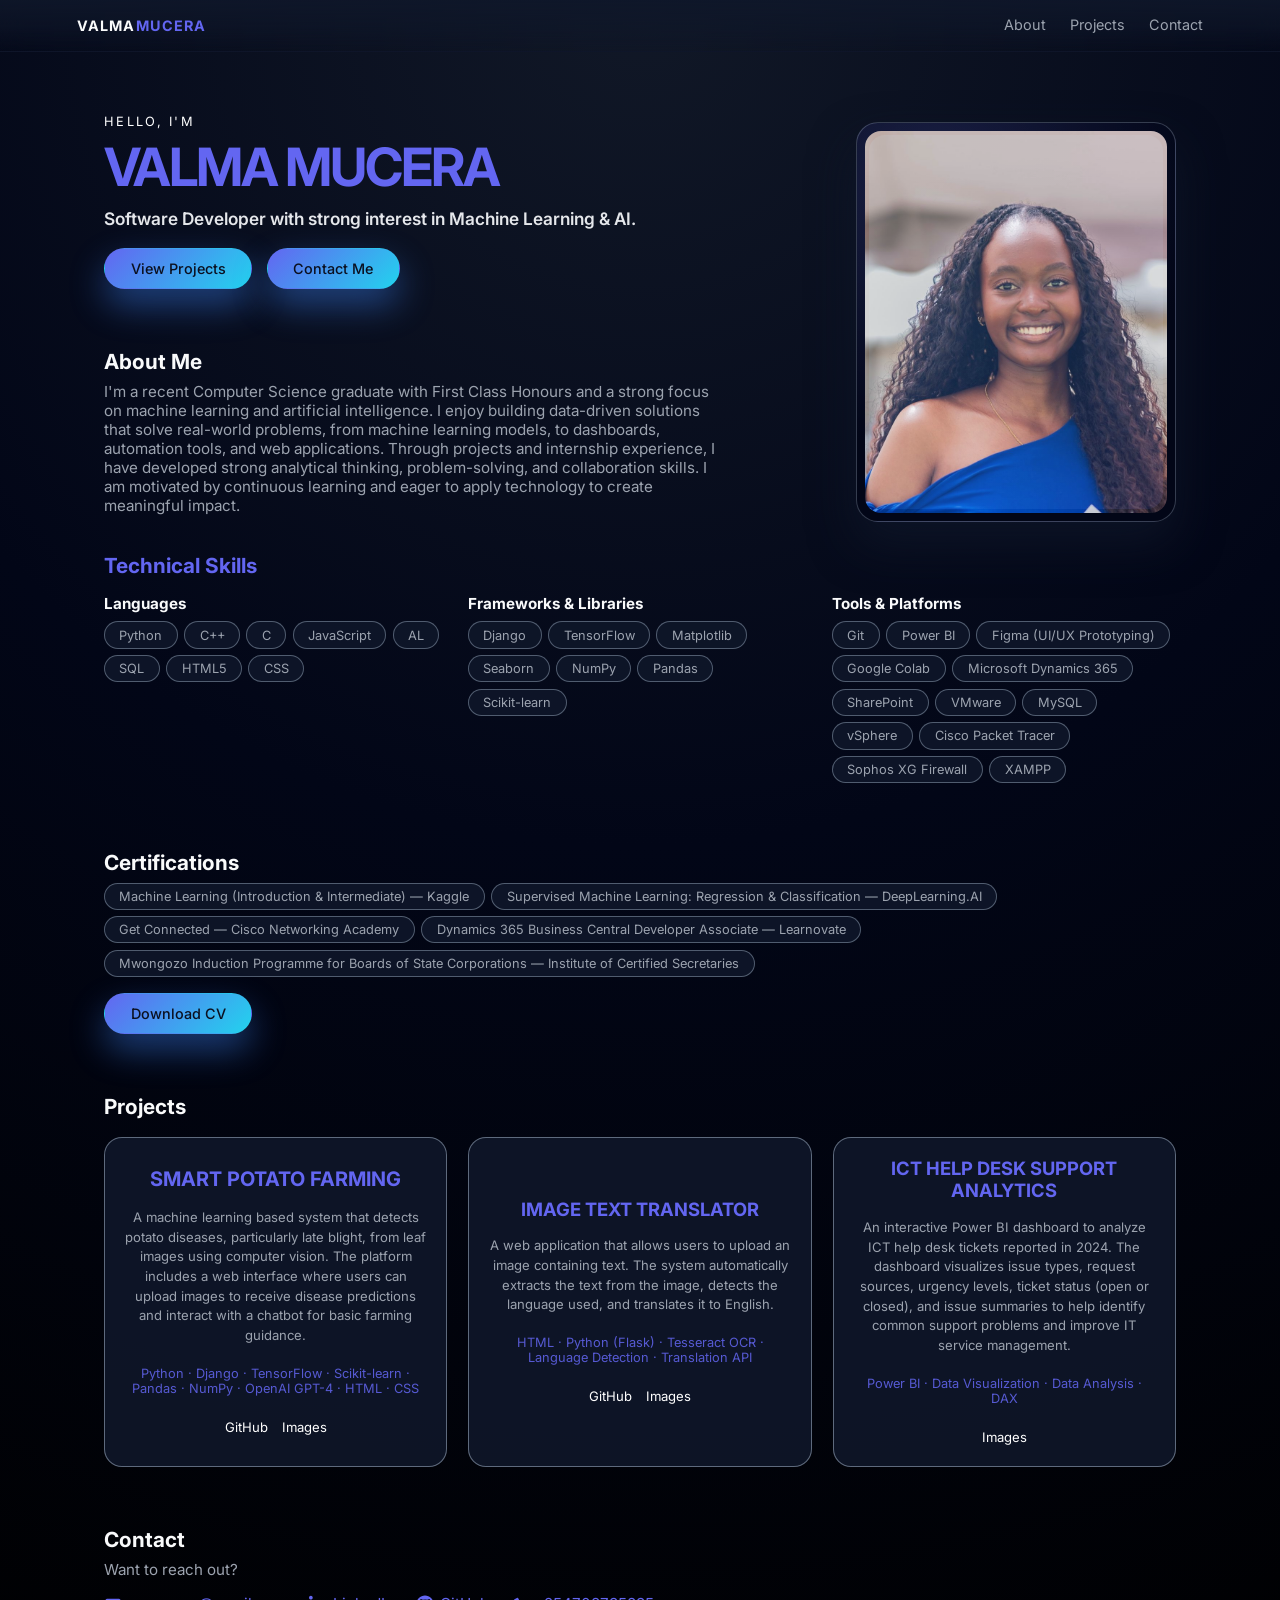
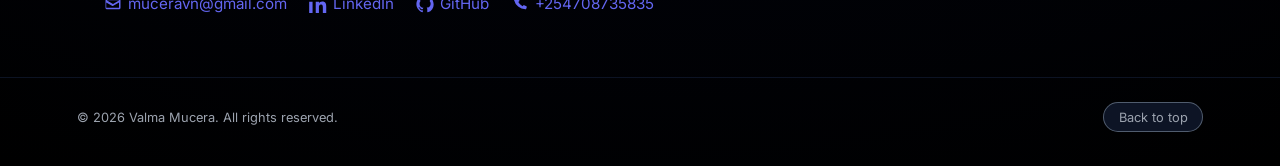
<file: index.html>
﻿<!DOCTYPE html>
<html lang="en">
  <head>
    <meta charset="UTF-8" />
    <meta name="viewport" content="width=device-width, initial-scale=1.0" />
    <title>VALMA MUCERA</title>
    <link rel="stylesheet" href="styles.css" />
    <link rel="preconnect" href="https://fonts.googleapis.com" />
    <link rel="preconnect" href="https://fonts.gstatic.com" crossorigin />
    <link
      href="https://fonts.googleapis.com/css2?family=Inter:wght@300;400;600;700&display=swap"
      rel="stylesheet"
    />
  </head>
  <body>
    <header class="nav">
      <div class="nav__logo">VALMA<span>MUCERA</span></div>
      <nav class="nav__links">
        <a href="#about">About</a>
        <a href="#projects">Projects</a>
        <a href="#contact">Contact</a>
      </nav>
    </header>

    <main>
      <section class="hero" id="top">
        <div class="hero__content">
          <p class="hero__eyebrow">Hello, I'm</p>
          <h1 class="hero__title">VALMA MUCERA</h1>
          <p class="hero__subtitle">
            Software Developer with strong interest in Machine Learning & AI.
          </p>
          <div class="hero__actions">
            <a href="#projects" class="btn btn--primary">View Projects</a>
            <a href="#contact" class="btn btn--ghost">Contact Me</a>
          </div>
        </div>
      </section>

      <section class="section" id="about">
        <h2 class="section__title">About Me</h2>
        <div class="about__layout">
          <div class="about__text">
            <p class="section__text">
              I'm a recent Computer Science graduate with First Class Honours and a strong focus on machine learning and artificial intelligence. 
                I enjoy building data-driven solutions that solve real-world problems, from machine learning models, to dashboards, automation tools, and web applications. 
                Through projects and internship experience, I have developed strong analytical thinking, problem-solving, and collaboration skills.
                I am motivated by continuous learning and eager to apply technology to create meaningful impact.
            </p>
            <h2 class="section__subtitle">Technical Skills</h2>
          </div>
          <div class="about__photo">
            <img src="Valma photo.jpeg" alt="Valma Mucera portrait" loading="lazy" />
          </div>
          <div class="about__grid">
            <div class="skill-group">
              <h3 class="section__subtitle">Languages</h3>
              <ul class="chips">
                <li class="chip">Python</li>
                <li class="chip">C++</li>
                <li class="chip">C</li>
                <li class="chip">JavaScript</li>
                <li class="chip">AL</li>
                <li class="chip">SQL</li>
                <li class="chip">HTML5</li>
                <li class="chip">CSS</li>
              </ul>
            </div>
            <div class="skill-group">
              <h3 class="section__subtitle">Frameworks &amp; Libraries</h3>
              <ul class="chips">
            
                <li class="chip">Django</li>
                <li class="chip">TensorFlow</li>
                <li class="chip">Matplotlib</li>
                <li class="chip">Seaborn</li>
                <li class="chip">NumPy</li>
                <li class="chip">Pandas</li>
                <li class="chip">Scikit-learn</li>
              </ul>
            </div>

            <div class="skill-group">
              <h3 class="section__subtitle">Tools &amp; Platforms</h3>
              <ul class="chips">
                <li class="chip">Git</li>
                <li class="chip">Power BI</li>
                <li class="chip">Figma (UI/UX Prototyping)</li>
                <li class="chip">Google Colab</li>
                <li class="chip">Microsoft Dynamics 365</li>
                <li class="chip">SharePoint</li>
                <li class="chip">VMware</li>
                <li class="chip">MySQL</li>
                <li class="chip">vSphere</li>
                <li class="chip">Cisco Packet Tracer</li>
                <li class="chip">Sophos XG Firewall</li>
                <li class="chip">XAMPP</li>
              </ul>
            </div>
          </div>
        </div>
      </section>

      <section class="section" id="certifications">
        <h2 class="section__title">Certifications</h2>
        <div class="cert-row">
          <ul class="chips chips--wrap">
            <li class="chip">Machine Learning (Introduction & Intermediate) — Kaggle</li>
            <li class="chip">Supervised Machine Learning: Regression & Classification — DeepLearning.AI</li>
            <li class="chip">Get Connected — Cisco Networking Academy</li>
            <li class="chip">Dynamics 365 Business Central Developer Associate — Learnovate</li>
            <li class="chip">Mwongozo Induction Programme for Boards of State Corporations — Institute of Certified Secretaries</li>
          </ul>
          <div class="cv-download">
            <a class="btn btn--primary" href="Valma_Mucera_CV.pdf" download>Download CV</a>
          </div>
        </div>
      </section>

      <section class="section" id="projects">
        <h2 class="section__title">Projects</h2>
        <div class="projects__grid">
          <article class="project-card project-card--potato">
            <h3 class="project-card__title">SMART POTATO FARMING</h3>
            <p class="project-card__description">
              A machine learning based system that detects potato diseases, particularly late blight, from leaf images using computer vision.
              The platform includes a web interface where users can upload images to receive disease predictions and interact with a chatbot for basic farming guidance.
              
            </p>
            
            <p class="project-card__stack">Python · Django · TensorFlow · Scikit-learn · Pandas · NumPy · OpenAI GPT-4 · HTML · CSS </p>
            <div class="project-card__links">
              <a href="https://github.com/muceraaa/smart-potato-farming.git" target="_blank" rel="noopener">GitHub</a>
              <a href="SPFimages.html" target="_blank" rel="noopener">Images</a>
            </div>
          </article>
          <article class="project-card project-card--accent">
            <h3 class="project-card__title">IMAGE TEXT TRANSLATOR</h3>
            <p class="project-card__description">
              A web application that allows users to upload an image containing text. 
              The system automatically extracts the text from the image, detects the language used, and translates it to English.
              
            </p>
          
            <p class="project-card__stack">HTML · Python (Flask) · Tesseract OCR · Language Detection · Translation API</p>
            <div class="project-card__links">
               <a href="https://github.com/muceraaa/image-text-translator.git" target="_blank" rel="noopener">GitHub</a>
              <a href="ITLimages.html" target="_blank" rel="noopener">Images</a>
            </div>
          </article>

          <article class="project-card project-card--accent">
            <h3 class="project-card__title">ICT HELP DESK SUPPORT ANALYTICS</h3>
            <p class="project-card__description">
              An interactive Power BI dashboard to analyze ICT help desk tickets reported in 2024.
              The dashboard visualizes issue types, request sources, urgency levels, ticket status (open or closed), and issue summaries to help identify common support problems and improve IT service management.
            </p>
          
            <p class="project-card__stack">Power BI · Data Visualization · Data Analysis · DAX</p>
            <div class="project-card__links">
              <a href="PBIimages.html" target="_blank" rel="noopener">Images</a>
            </div>
          </article>

          
        </div>
      </section>

      <section class="section" id="contact">
        <h2 class="section__title">Contact</h2>
        <p class="section__text">
          Want to reach out? 
        </p>
        <div class="contact__list">
          <a
            id="contact-email"
            data-email="muceravn@gmail.com"
            href="mailto:muceravn@gmail.com"
            ><span class="contact__icon" aria-hidden="true">
              <svg viewBox="0 0 24 24"><path d="M4 5h16a2 2 0 0 1 2 2v10a2 2 0 0 1-2 2H4a2 2 0 0 1-2-2V7a2 2 0 0 1 2-2zm0 2v.35l8 4.65 8-4.65V7H4zm16 2.98-7.62 4.43a1.5 1.5 0 0 1-1.76 0L3 9.98V17h17V9.98z"></path></svg>
            </span>
            muceravn@gmail.com</a
          >
          <a href="https://linkedin.com/in/valma-mucera-0088bb252" target="_blank" rel="noopener"
            ><span class="contact__icon" aria-hidden="true">
              <svg viewBox="0 0 24 24"><path d="M4.98 3.5C4.98 4.88 3.88 6 2.5 6S0 4.88 0 3.5 1.12 1 2.5 1s2.48 1.12 2.48 2.5zM.24 8.98h4.52V24H.24V8.98zM8.98 8.98h4.33v2.05h.06c.6-1.14 2.06-2.34 4.24-2.34 4.53 0 5.37 2.98 5.37 6.85V24h-4.52v-7.33c0-1.75-.03-3.98-2.43-3.98-2.43 0-2.8 1.9-2.8 3.86V24H8.98V8.98z"></path></svg>
            </span>
            LinkedIn</a
          >
          <a href="https://github.com/muceraaa" target="_blank" rel="noopener"><span class="contact__icon" aria-hidden="true"><svg viewBox="0 0 24 24"><path d="M12 .5C5.73.5.5 5.73.5 12c0 5.09 3.29 9.4 7.86 10.93.58.1.79-.25.79-.56 0-.28-.01-1.02-.02-2-3.2.7-3.88-1.54-3.88-1.54-.53-1.35-1.3-1.7-1.3-1.7-1.06-.73.08-.72.08-.72 1.17.08 1.78 1.21 1.78 1.21 1.04 1.78 2.73 1.26 3.4.96.1-.76.41-1.26.75-1.55-2.55-.29-5.23-1.27-5.23-5.65 0-1.25.45-2.27 1.2-3.07-.12-.29-.52-1.45.11-3.02 0 0 .97-.31 3.18 1.18a11.1 11.1 0 0 1 5.8 0c2.2-1.49 3.17-1.18 3.17-1.18.63 1.57.23 2.73.11 3.02.75.8 1.2 1.82 1.2 3.07 0 4.39-2.69 5.35-5.25 5.63.42.36.8 1.08.8 2.18 0 1.57-.02 2.84-.02 3.22 0 .31.21.67.8.56A10.52 10.52 0 0 0 23.5 12C23.5 5.73 18.27.5 12 .5z"></path></svg></span>GitHub</a>
          <span class="contact__item"><span class="contact__icon" aria-hidden="true"><svg viewBox="0 0 24 24"><path d="M6.54 4.5 8.4 3.8a1 1 0 0 1 1.24.46l1.54 2.97a1 1 0 0 1-.23 1.2l-1.2 1a12.6 12.6 0 0 0 5.62 5.62l1-1.2a1 1 0 0 1 1.2-.23l2.97 1.54a1 1 0 0 1 .46 1.24l-.7 1.86a1.2 1.2 0 0 1-1.15.78A16.5 16.5 0 0 1 4 6.65c0-.52.3-1 .78-1.15z"></path></svg></span>+254708735835</span>
        </div>
      </section>
    </main>

    <footer class="footer">
      <p>© <span id="year"></span> Valma Mucera. All rights reserved.</p>
      <a href="#top" class="footer__top">Back to top</a>
    </footer>

    <script>
      const yearSpan = document.getElementById("year");
      if (yearSpan) {
        yearSpan.textContent = new Date().getFullYear().toString();
      }

      // Make the contact email always do something useful:
      // 1) Try mailto (for users with a desktop mail client)
      // 2) Fallback to opening Gmail compose in a new tab
      // 3) Copy the email to clipboard for extra convenience
      const emailLink = document.getElementById("contact-email");
      const email = emailLink?.dataset.email;
      const gmailCompose = email
        ? `https://mail.google.com/mail/?view=cm&fs=1&to=${encodeURIComponent(
            email
          )}`
        : null;

      emailLink?.addEventListener("click", async (event) => {
        event.preventDefault();
        if (email) {
          // Try to trigger the OS/handler via mailto
          window.location.href = `mailto:${email}`;
        }

        // Open Gmail compose as a reliable fallback
        if (gmailCompose) {
          window.open(gmailCompose, "_blank", "noopener");
        }

        // Best-effort copy
        try {
          await navigator.clipboard.writeText(email);
        } catch (_) {
          // Clipboard API might be blocked; ignore
        }
      });

    </script>
  </body>
</html>
</file>
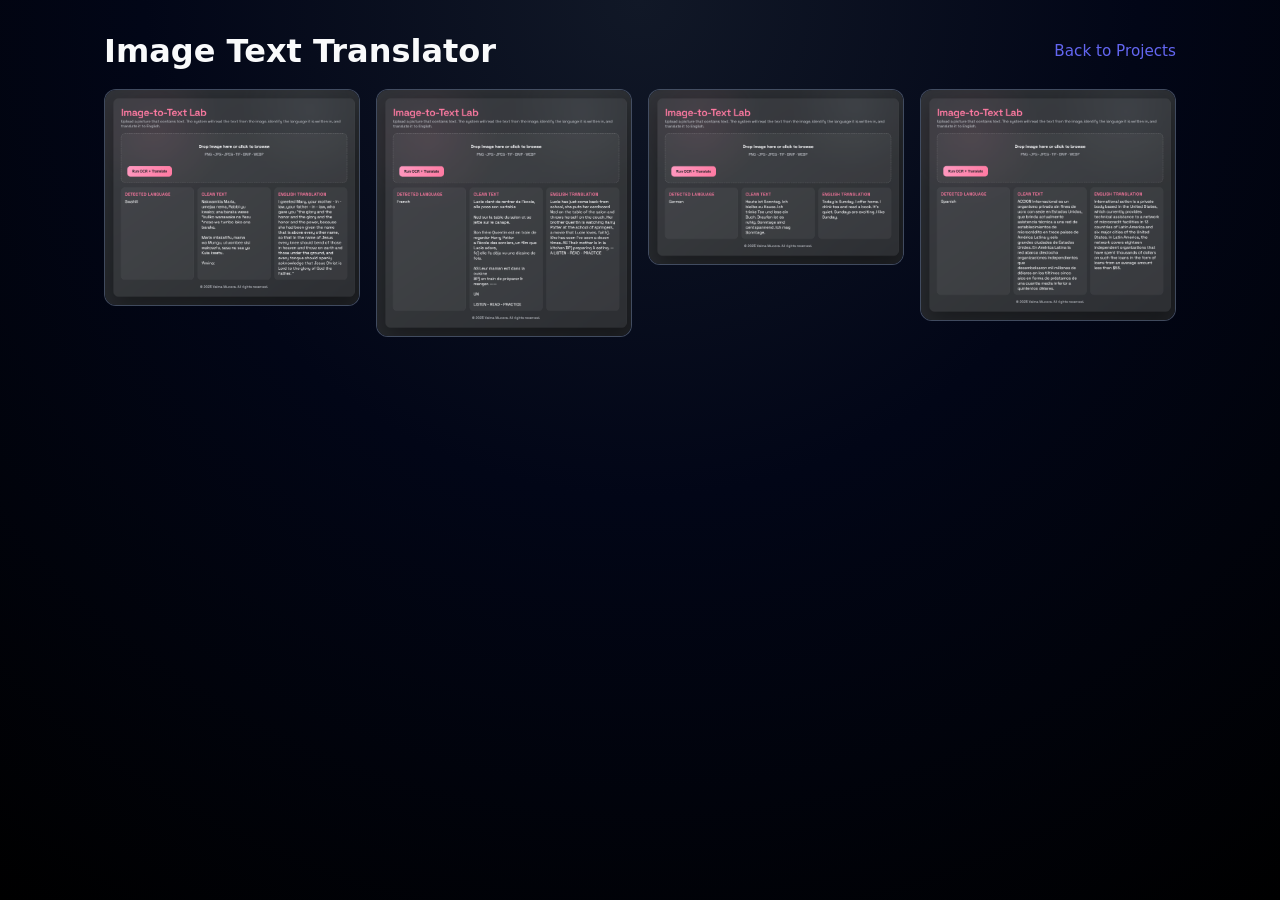
<file: ITLimages.html>
<!DOCTYPE html>
<html lang="en">
  <head>
    <meta charset="UTF-8" />
    <meta name="viewport" content="width=device-width, initial-scale=1.0" />
    <title>Smart Potato Farming – Images</title>
    <link rel="stylesheet" href="styles.css" />
    <style>
      body {
        max-width: 1120px;
        margin: 0 auto;
        padding: 2rem 1.5rem 3rem;
      }
      .images-grid {
        display: grid;
        grid-template-columns: repeat(auto-fit, minmax(220px, 1fr));
        gap: 1rem;
      }
      .images-grid img {
        width: 100%;
        height: auto;
        border-radius: 12px;
        border: 1px solid rgba(148, 163, 184, 0.4);
        background: rgba(15, 23, 42, 0.6);
      }
      .images-header {
        display: flex;
        align-items: center;
        justify-content: space-between;
        gap: 1rem;
        margin-bottom: 1.2rem;
      }
      .images-header a {
        color: var(--accent, #6366f1);
        text-decoration: none;
        font-size: 0.95rem;
      }
      .images-header a:hover {
        text-decoration: underline;
      }
    </style>
  </head>
  <body>
    <div class="images-header">
      <h1 style="margin:0;">Image Text Translator </h1>
      <a href="index.html#projects">Back to Projects</a>
    </div>
    <div class="images-grid">
      <img src="images/text1.png" alt="1" loading="lazy" />
      <img src="images/text2.png" alt="2" loading="lazy" />
      <img src="images/text3.png" alt="3" loading="lazy" />
      <img src="images/text4.png" alt="4" loading="lazy" />
      
    </div>
  </body>
</html>
</file>
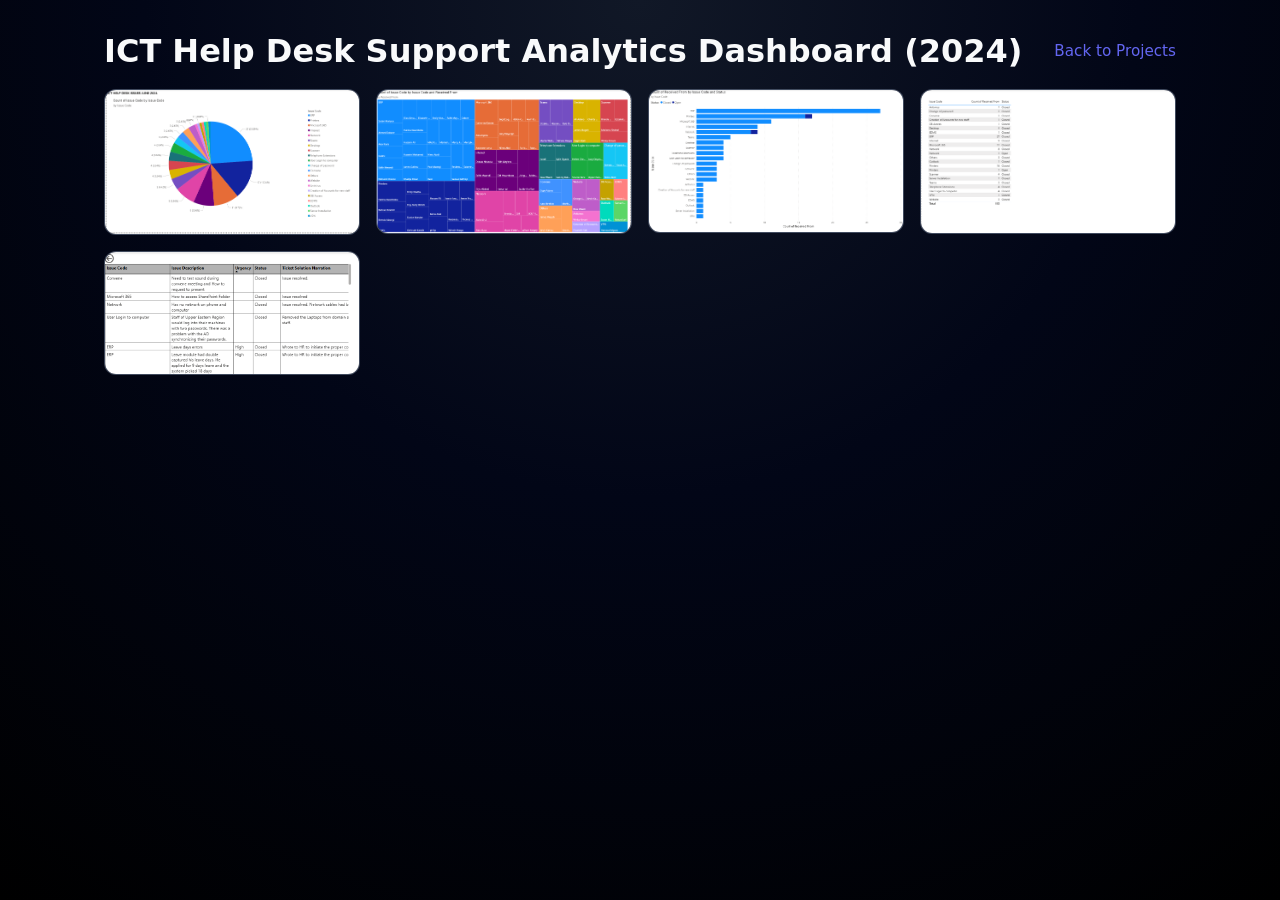
<file: PBIimages.html>
<!DOCTYPE html>
<html lang="en">
  <head>
    <meta charset="UTF-8" />
    <meta name="viewport" content="width=device-width, initial-scale=1.0" />
    <title>Smart Potato Farming – Images</title>
    <link rel="stylesheet" href="styles.css" />
    <style>
      body {
        max-width: 1120px;
        margin: 0 auto;
        padding: 2rem 1.5rem 3rem;
      }
      .images-grid {
        display: grid;
        grid-template-columns: repeat(auto-fit, minmax(220px, 1fr));
        gap: 1rem;
      }
      .images-grid img {
        width: 100%;
        height: auto;
        border-radius: 12px;
        border: 1px solid rgba(148, 163, 184, 0.4);
        background: rgba(15, 23, 42, 0.6);
      }
      .images-header {
        display: flex;
        align-items: center;
        justify-content: space-between;
        gap: 1rem;
        margin-bottom: 1.2rem;
      }
      .images-header a {
        color: var(--accent, #6366f1);
        text-decoration: none;
        font-size: 0.95rem;
      }
      .images-header a:hover {
        text-decoration: underline;
      }
    </style>
  </head>
  <body>
    <div class="images-header">
      <h1 style="margin:0;">ICT Help Desk Support Analytics Dashboard (2024) </h1>
      <a href="index.html#projects">Back to Projects</a>
    </div>
    <div class="images-grid">
      <img src="images/1.png" alt="1" loading="lazy" />
      <img src="images/2.png" alt="2" loading="lazy" />
      <img src="images/3.png" alt="3" loading="lazy" />
      <img src="images/4.png" alt="4" loading="lazy" />
      <img src="images/5.png" alt="5" loading="lazy" />
    </div>
  </body>
</html>
</file>
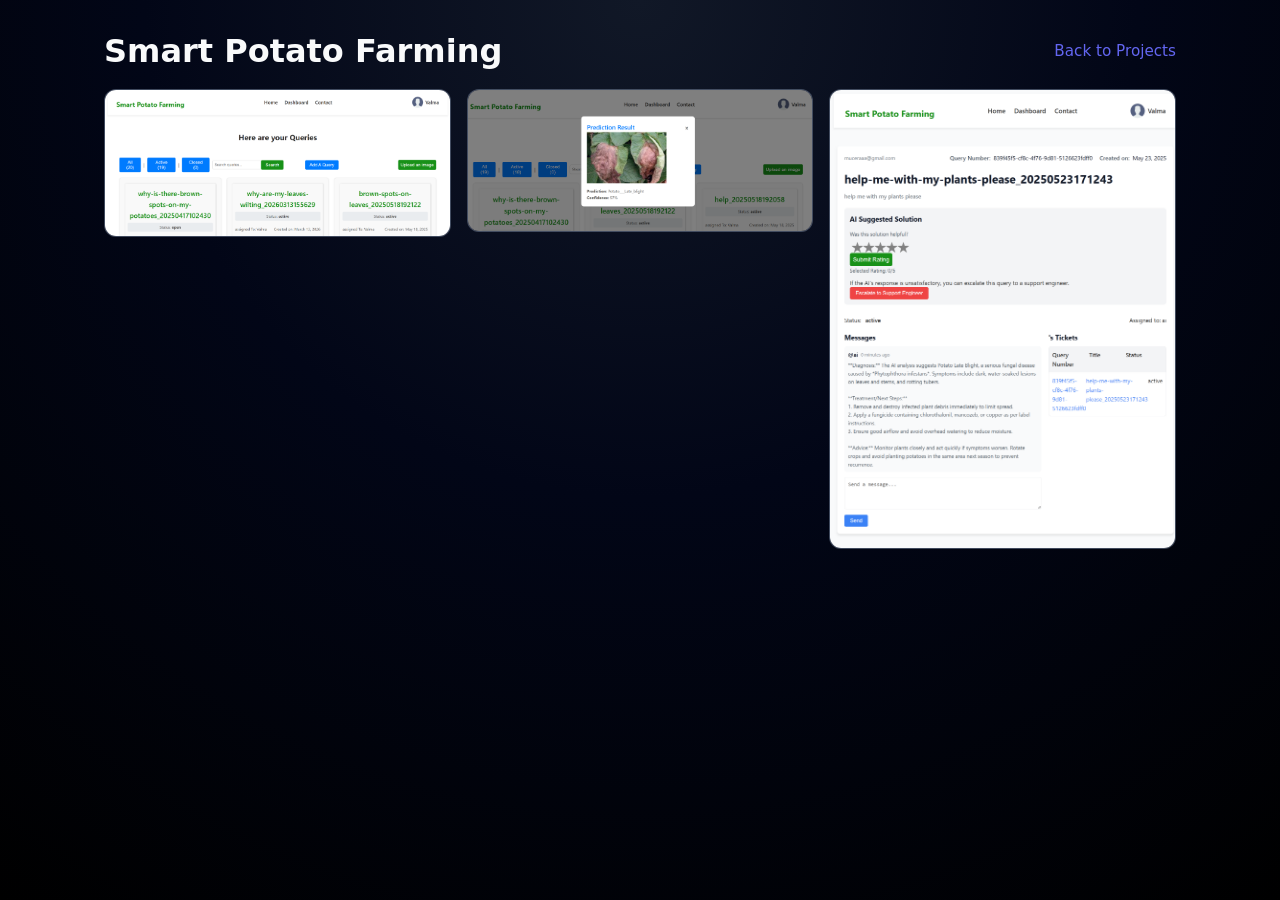
<file: SPFimages.html>
<!DOCTYPE html>
<html lang="en">
  <head>
    <meta charset="UTF-8" />
    <meta name="viewport" content="width=device-width, initial-scale=1.0" />
    <title>Smart Potato Farming – Images</title>
    <link rel="stylesheet" href="styles.css" />
    <style>
      body {
        max-width: 1120px;
        margin: 0 auto;
        padding: 2rem 1.5rem 3rem;
      }
      .images-grid {
        display: grid;
        grid-template-columns: repeat(auto-fit, minmax(220px, 1fr));
        gap: 1rem;
      }
      .images-grid img {
        width: 100%;
        height: auto;
        border-radius: 12px;
        border: 1px solid rgba(148, 163, 184, 0.4);
        background: rgba(15, 23, 42, 0.6);
      }
      .images-header {
        display: flex;
        align-items: center;
        justify-content: space-between;
        gap: 1rem;
        margin-bottom: 1.2rem;
      }
      .images-header a {
        color: var(--accent, #6366f1);
        text-decoration: none;
        font-size: 0.95rem;
      }
      .images-header a:hover {
        text-decoration: underline;
      }
    </style>
  </head>
  <body>
    <div class="images-header">
      <h1 style="margin:0;">Smart Potato Farming </h1>
      <a href="index.html#projects">Back to Projects</a>
    </div>
    <div class="images-grid">
      <img src="images/dashboard.png" alt="dashboard" loading="lazy" />
      <img src="images/prediction.png" alt="prediction" loading="lazy" />
      <img src="images/chatbot.png" alt="chatbot" loading="lazy" />
    </div>
  </body>
</html>
</file>
<file: styles.css>
:root {
  --bg: #050816;
  --bg-elevated: #0b1020;
  --accent: #6366f1;
  --accent-soft: rgba(99, 102, 241, 0.12);
  --accent-strong: rgba(129, 140, 248, 0.4);
  --text: #f9fafb;
  --text-muted: #9ca3af;
  --border-subtle: rgba(156, 163, 175, 0.35);
  --radius-lg: 18px;
  --radius-full: 999px;
  --shadow-soft: 0 22px 45px rgba(15, 23, 42, 0.75);
}

*,
*::before,
*::after {
  box-sizing: border-box;
}

body {
  margin: 0;
  font-family: "Inter", system-ui, -apple-system, BlinkMacSystemFont, sans-serif;
  background: radial-gradient(circle at top, #111827 0, #020617 45%, #000 100%);
  color: var(--text);
  min-height: 100vh;
}

a {
  color: inherit;
  text-decoration: none;
}

img {
  max-width: 100%;
  display: block;
}

.nav {
  position: sticky;
  top: 0;
  z-index: 20;
  display: flex;
  align-items: center;
  justify-content: space-between;
  padding: 1rem 6vw;
  backdrop-filter: blur(14px);
  background: linear-gradient(
    to bottom,
    rgba(15, 23, 42, 0.9),
    rgba(15, 23, 42, 0.6),
    transparent
  );
  border-bottom: 1px solid rgba(15, 23, 42, 0.6);
}

.nav__logo {
  font-weight: 700;
  letter-spacing: 0.08em;
  text-transform: uppercase;
  font-size: 0.9rem;
}

.nav__logo span {
  color: var(--accent);
}

.nav__links {
  display: flex;
  gap: 1.5rem;
  font-size: 0.9rem;
}

.nav__links a {
  color: var(--text-muted);
  position: relative;
  padding-bottom: 0.1rem;
}

.nav__links a::after {
  content: "";
  position: absolute;
  left: 0;
  bottom: 0;
  width: 0;
  height: 2px;
  background: linear-gradient(to right, var(--accent), #22d3ee);
  border-radius: 999px;
  transition: width 0.25s ease;
}

.nav__links a:hover {
  color: var(--text);
}

.nav__links a:hover::after {
  width: 100%;
}

main {
  max-width: 1120px;
  margin: 0 auto;
  padding: 2.5rem 1.5rem 4rem;
}

.hero {
  display: grid;
  grid-template-columns: minmax(0, 1fr);
  align-items: flex-start;
  gap: 1.8rem;
  margin-top: 1.4rem;
}

.hero__content {
  max-width: 540px;
}

.hero__eyebrow {
  font-size: 0.8rem;
  letter-spacing: 0.18em;
  text-transform: uppercase;
  color: #ffffff;
  margin: 0 0 0.35rem;
}

.hero__title {
  font-size: clamp(2.5rem, 4.4vw, 3.3rem);
  letter-spacing: -0.04em;
  margin: 0 0 0.45rem;
  color: var(--accent);
}

.hero__subtitle {
  margin: 0.1rem 0 1rem;
  color: #e5e7eb;
  line-height: 1.5;
  font-size: 1.08rem;
  font-weight: 600;
}

.hero__actions {
  display: flex;
  gap: 0.9rem;
  flex-wrap: wrap;
}

.btn {
  display: inline-flex;
  align-items: center;
  justify-content: center;
  padding: 0.7rem 1.6rem;
  border-radius: var(--radius-full);
  border: 1px solid transparent;
  font-size: 0.9rem;
  font-weight: 500;
  cursor: pointer;
  transition: transform 0.16s ease, box-shadow 0.16s ease, background 0.18s ease,
    border-color 0.18s ease, color 0.18s ease;
}

.btn--primary {
  background: linear-gradient(135deg, var(--accent), #22d3ee);
  color: #0b1020;
  box-shadow: 0 16px 35px rgba(59, 130, 246, 0.45);
}

.btn--primary:hover {
  transform: translateY(-1px);
  box-shadow: 0 22px 45px rgba(15, 23, 42, 0.9);
}

.btn--ghost {
  border-color: transparent;
  color: #0b1020;
  background: linear-gradient(135deg, var(--accent), #22d3ee);
  box-shadow: 0 16px 35px rgba(59, 130, 246, 0.45);
}

.btn--ghost:hover {
  transform: translateY(-1px);
  box-shadow: 0 22px 45px rgba(15, 23, 42, 0.9);
}

.about__layout {
  display: grid;
  grid-template-columns: minmax(0, 1fr) minmax(0, 320px);
  gap: 1.8rem;
  align-items: start;
}

.about__text .section__text {
  margin-bottom: 1.4rem;
}

.about__photo {
  justify-self: center;
  width: 100%;
  max-width: 320px;
  aspect-ratio: 4 / 5;
  border-radius: 22px;
  padding: 8px;
  background: radial-gradient(circle at 25% 15%, rgba(99, 102, 241, 0.18), #020617 65%);
  border: 1px solid rgba(148, 163, 184, 0.35);
  box-shadow: var(--shadow-soft);
  overflow: hidden;
  position: relative;
  align-self: start;
  margin-top: -260px;
}

.about__photo::after {
  content: "";
  position: absolute;
  inset: 12px;
  border-radius: 16px;
  pointer-events: none;
  background: linear-gradient(145deg, rgba(34, 211, 238, 0.12), rgba(99, 102, 241, 0.12));
  mix-blend-mode: screen;
}

.about__photo img {
  width: 100%;
  height: 100%;
  object-fit: cover;
  border-radius: 16px;
  display: block;
  background: radial-gradient(circle at 30% 20%, rgba(99, 102, 241, 0.08), #0b1020 65%);
}

.section {
  margin-top: 3.75rem;
  scroll-margin-top: 96px;
}

.section__title {
  font-size: 1.3rem;
  margin-bottom: 0.5rem;
}

.section__text {
  margin: 0;
  color: var(--text-muted);
  font-size: 0.95rem;
  max-width: 620px;
}

.section__subtitle {
  font-size: 0.95rem;
  margin: 1.5rem 0 0.6rem;
}

.about__text .section__subtitle {
  font-size: 1.3rem;
  margin: 2.4rem 0 -1.2rem;
  color: var(--accent);
}

.about__grid {
  display: grid;
  grid-template-columns: repeat(3, minmax(0, 1fr));
  gap: 1.25rem;
  width: 100%;
  padding-bottom: 0.4rem;
  margin-top: 0.4rem;
  grid-column: 1 / -1;
}

.skill-group {
  width: 100%;
}

.skill-group h3 {
  margin: 0 0 0.5rem;
}

.chips {
  list-style: none;
  padding: 0;
  margin: 0;
  display: flex;
  flex-wrap: wrap;
  gap: 0.4rem;
}

.chip {
  background: rgba(15, 23, 42, 0.9);
  border-radius: 999px;
  padding: 0.32rem 0.9rem;
  border: 1px solid rgba(148, 163, 184, 0.5);
  font-size: 0.8rem;
  color: var(--text-muted);
}

.projects__grid {
  display: grid;
  grid-template-columns: repeat(auto-fit, minmax(260px, 1fr));
  gap: 1.3rem;
  margin-top: 1.1rem;
}

.section__lead {
  margin: 0.2rem 0 1.2rem;
}

.chips--wrap {
  flex-wrap: wrap;
}

.cv-download {
  margin-top: 0;
}

.cert-row {
  display: flex;
  align-items: center;
  gap: 1rem;
  flex-wrap: wrap;
}

.project-card {
  background: rgba(15, 23, 42, 0.9);
  border-radius: var(--radius-lg);
  padding: 1.2rem 1.25rem 1.3rem;
  border: 1px solid rgba(148, 163, 184, 0.6);
  position: relative;
  overflow: hidden;
  text-align: center;
  display: flex;
  flex-direction: column;
  align-items: center;
  justify-content: center;
  gap: 0.65rem;
}

.project-card::before {
  content: "";
  position: absolute;
  inset: 0;
  background: radial-gradient(
    circle at top left,
    rgba(56, 189, 248, 0.16),
    transparent 60%
  );
  mix-blend-mode: screen;
  opacity: 0;
  transition: opacity 0.25s ease;
  pointer-events: none;
}

.project-card:hover::before {
  opacity: 1;
}

.project-card__title {
  margin: 0 0 0.4rem;
  font-size: 1.02rem;
}

.project-card__description {
  margin: 0 0 0.6rem;
  color: var(--text-muted);
  font-size: 0.82rem;
  line-height: 1.5;
}

.project-card__stack {
  margin: 0 0 0.8rem;
  font-size: 0.8rem;
  color: #e5e7eb;
  opacity: 0.85;
}

.project-card--potato .project-card__title {
  font-size: 1.25rem;
  color: var(--accent);
}

.project-card--potato .project-card__description {
  font-size: 0.82rem;
}

.project-card--potato .project-card__stack {
  color: var(--accent);
  font-size: 0.8rem;
}

.project-card--accent .project-card__title {
  color: var(--accent);
  font-size: 1.15rem;
}

.project-card--accent .project-card__stack {
  color: var(--accent);
  font-size: 0.8rem;
}

.project-card__media {
  margin: 0 0 0.7rem;
  border: 1px solid rgba(148, 163, 184, 0.4);
  border-radius: 12px;
  overflow: hidden;
  background: rgba(15, 23, 42, 0.6);
  width: 100%;
  max-width: 100%;
}

.project-card__media img {
  display: block;
  width: 100%;
  height: auto;
}

.project-card__links {
  display: flex;
  gap: 0.9rem;
  font-size: 0.82rem;
  justify-content: center;
}

.project-card__links a {
  color: #ffffff;
}

.project-card__links a:hover {
  color: var(--accent);
}

.contact__list {
  display: flex;
  flex-wrap: wrap;
  gap: 1.4rem;
  margin-top: 1rem;
  font-size: 0.95rem;
}

.contact__list a,
.contact__item {
  color: var(--accent);
  display: inline-flex;
  align-items: center;
  gap: 0.35rem;
  line-height: 1.2;
}

.contact__icon {
  display: inline-flex;
  align-items: center;
  justify-content: center;
}

.contact__icon svg {
  width: 18px;
  height: 18px;
  fill: currentColor;
  display: block;
}

.contact__list a:hover {
  text-decoration: underline;
}

.footer {
  border-top: 1px solid rgba(15, 23, 42, 0.85);
  padding: 1.2rem 6vw 1.8rem;
  display: flex;
  justify-content: space-between;
  align-items: center;
  gap: 1rem;
  font-size: 0.8rem;
  color: var(--text-muted);
}

.footer__top {
  padding: 0.4rem 0.9rem;
  border-radius: 999px;
  border: 1px solid rgba(148, 163, 184, 0.5);
  background: rgba(15, 23, 42, 0.9);
}

.footer__top:hover {
  border-color: var(--accent);
  color: var(--text);
}

@media (max-width: 768px) {
  .nav {
    padding-inline: 1.2rem;
  }

  main {
    padding-inline: 1.2rem;
  }

  .hero {
    margin-top: 1.2rem;
  }

  .nav__links {
    display: none;
  }

  .about__layout {
    grid-template-columns: minmax(0, 1fr);
    gap: 1.4rem;
  }

  .about__photo {
    order: -1;
    max-width: 240px;
    aspect-ratio: 4 / 5;
    margin-top: 0;
    justify-self: center;
  }

  .about__grid {
    grid-template-columns: minmax(0, 1fr);
  }
}

@media (max-width: 640px) {
  .projects__grid {
    grid-template-columns: minmax(0, 1fr);
  }

  .project-card {
    padding: 1rem;
    gap: 0.45rem;
  }

  .project-card__title {
    font-size: 1.05rem;
  }

  .project-card__description {
    font-size: 0.78rem;
  }

  .project-card__stack {
    font-size: 0.78rem;
  }

  .about__photo {
    margin-top: 0;
  }

  .contact__list {
    gap: 1rem;
    font-size: 0.9rem;
  }
}
</file>
